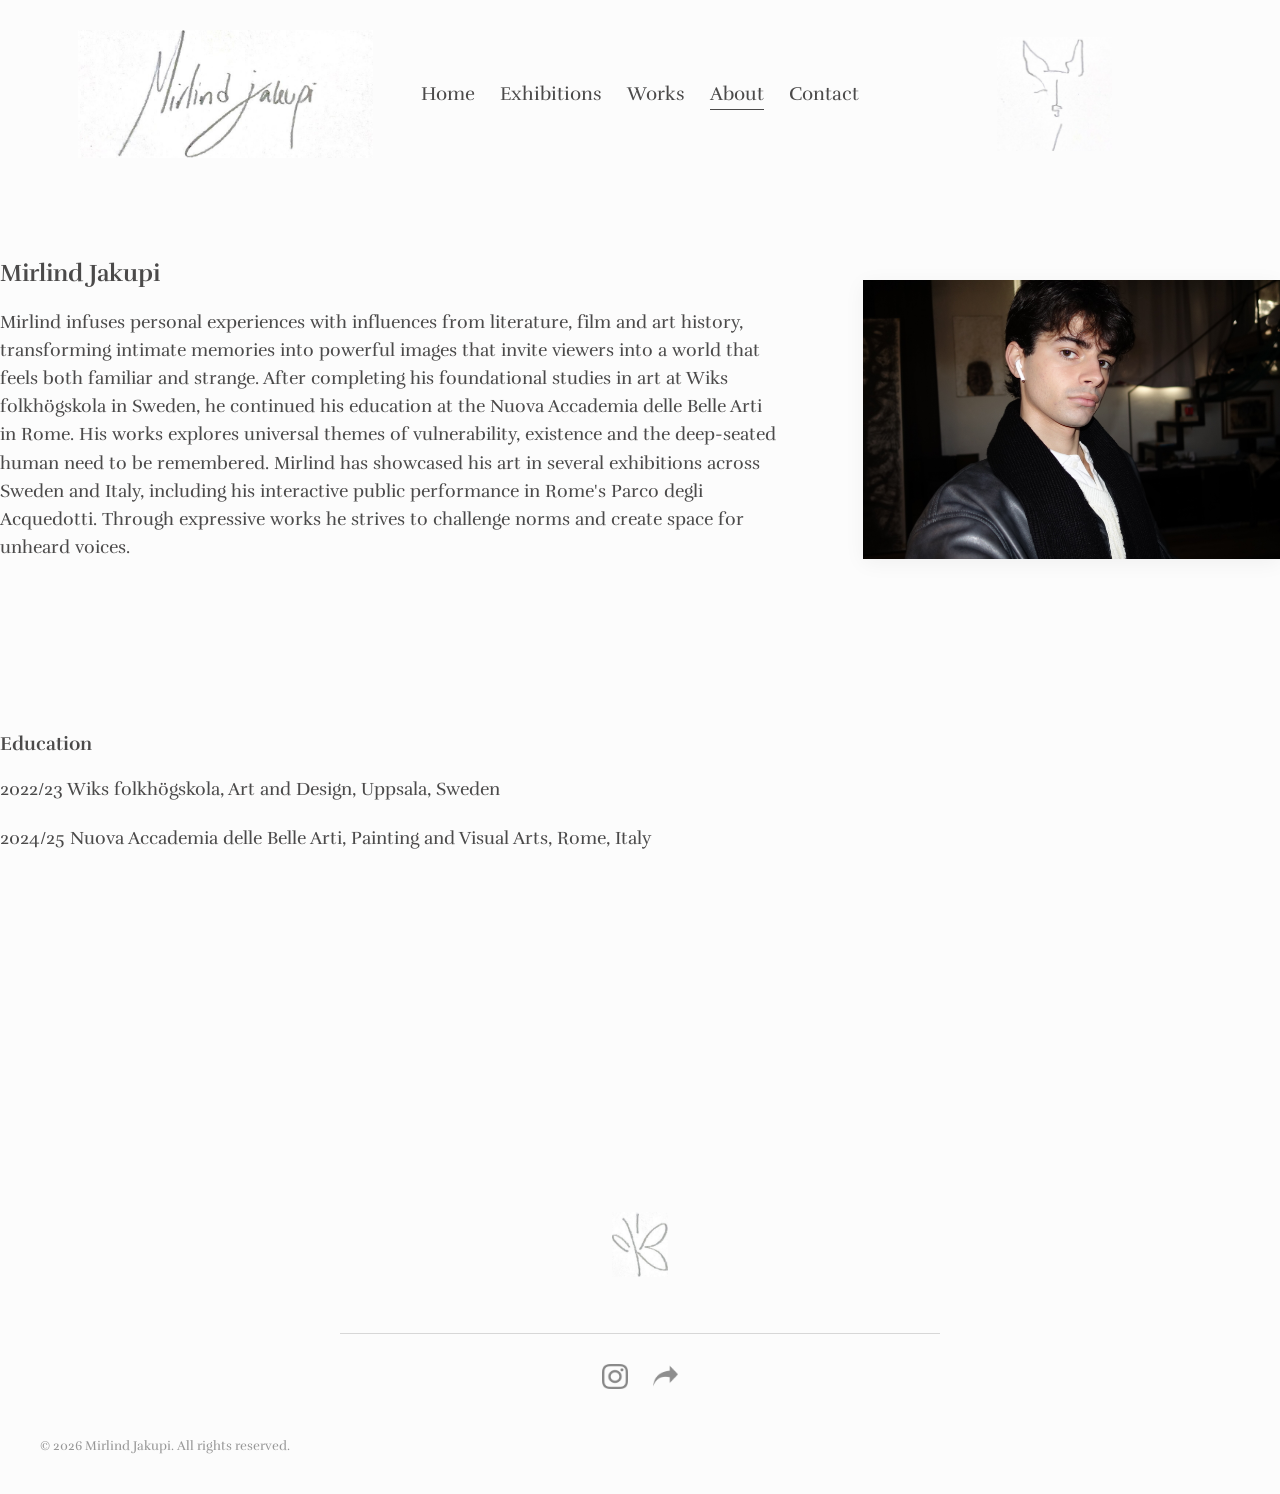
<file: about.html>
<!DOCTYPE html>
<html lang="en">
<head>
    <title>Mirlind Jakupi - About</title>
    <meta charset="UTF-8">
    <meta name="viewport" content="width=device-width, initial-scale=1">
    <!-- Google Fonts för typsnittet Rufina -->
    <link rel="preconnect" href="https://fonts.googleapis.com">

    <link rel="preconnect"
        href="https://fonts.gstatic.com"
        crossorigin>

    <link
        href="https://fonts.googleapis.com/css2?family=Rufina:wght@400;700&display=swap"
        rel="stylesheet">

    <!-- Din CSS-länk ska ligga UNDER Google-länkarna -->
    <link rel="stylesheet" href="main.css">
</head>
<body>

    <!-- MENYN HÖGST UPP (RAD A) - Identisk, med About inställd som aktiv -->
    <header class="site-header">
        <div class="header-item a1">
            <a href="index.html" class="logo-link">
                <img src="images/signature_cropped.jpeg" alt="Mirlind Jakupi Logo" class="header-logo">
            </a>
        </div>
        <div class="header-item a2">
            <nav class="main-nav">
                <a href="index.html" class="nav-link">Home</a>
                <a href="exhibitions.html" class="nav-link">Exhibitions</a>
                <a href="works.html" class="nav-link">Works</a>
                <a href="about.html" class="nav-link active">About</a>
                <a href="contact.html" class="nav-link">Contact</a>
            </nav>
        </div>

        <div class="header-item a3">
            <img src="images/deer_logo_cropped.jpeg" alt="Symbol" class="deer_logo">
        </div>
    </header>

    <!-- INNEHÅLL PÅ ABOUT-SIDAN -->
    <main class="about-container">
        
        <!-- VÄNSTER SIDA: Textruta -->
        <div class="about-text-column about-fade-text">
            <!-- Rubriken är här länkad till kontaktsidan och använder samma linje-animation -->
            <h2>Mirlind Jakupi</h2>
            
            <p>Mirlind infuses personal experiences with influences from literature, film and art history, transforming intimate memories into powerful images that invite viewers into a world that feels both familiar and strange.
                After completing his foundational studies in art at Wiks folkhögskola in Sweden, he continued his education at the Nuova Accademia delle Belle Arti in Rome. 
                His works explores universal themes of vulnerability, existence and the deep-seated human need to be remembered. 
                Mirlind has showcased his art in several exhibitions across Sweden and Italy, including his interactive public performance in Rome's Parco degli Acquedotti. 
                Through expressive works he strives to challenge norms and create space for unheard voices.
            </p>
            <div class = "education">
            <h3>Education</h3>
            <p>2022/23 Wiks folkhögskola, Art and Design, Uppsala, Sweden
            <p>2024/25 Nuova Accademia delle Belle Arti, Painting and Visual Arts, Rome, Italy</p>
            </p>
            </div>
            

        </div>

        <!-- HÖGER SIDA: Bildrutan (bild6) -->
        <div class="about-image-column fade-up-image">
            <img src="images/mirlind.JPG" alt="Mirlind Jakupi - Porträtt">
        </div>

    </main>
        <!-- ... Här slutar din <main class="about-container"> ... -->
    </main>

    <!-- NYTT: Samma footer som på de andra sidorna adderad längst ned -->
    <footer class="footer-container">

        <div class="footer-item c1">
            <p class="copyright-text">&copy; 2026 Mirlind Jakupi. All rights reserved.</p>
        </div>

        <div class="footer-content">
            <img src="images/butterfly_logo_cropped.jpeg" alt="Symbol" class="butterfly_logo">

            <div class="footer-buttons">
                <a href="https://instagram.com/mirlindjakupi" target="_blank" class="nav-link">
                    <img src="images/instagram_logo_greyer.png" alt="instagram" class = "instagram_button">
                </a>
                <div class="share-wrapper">
                        <a href="javascript:void(0);" class="nav-link" id="share-btn">
                            <img src="images/share_logo_grey.png" alt="share" class="share-button">
                        </a>
                        <span id="share-tooltip" class="share-tooltip">Link copied</span>
                    </div>
            </div>
        </div>
        
        <div class="footer-item c3"></div>
    </footer>

    <!-- Laddar in din mjuka skrollning automatiskt -->
    <script src="smoothscroll.js"></script>
</body>
</html>
</file>
<file: main.css>
html {
    overflow-x: hidden;
    scroll-behavior: auto !important; /* Tvingar bort webbläsarens egna krockande skrollfunktioner */
}

body {
    font-family: 'Rufina', Georgia, serif;
    margin: 0;
    padding: 0;
    background-color: #fcfcfc;
    overflow-x: hidden;
    
    /* ÄNDRA HUVUDFÄRGEN PÅ ALL TEXT HÄR (T.ex. #333333 för mörkgrå eller #000000 för kolsvart) */
    color: #4b4a4a; 
}

/* 
   Detta block tvingar alla element att ärva typsnittet från body, 
   men låter oss ändra färger unikt på olika element om vi vill framöver.
*/
h1, h2, h3, p, a, button, input, textarea {
    font-family: 'Rufina', Georgia, serif;
    /* Ta bort 'color: #b12121' härifrån om du inte vill att ALL text ska bli röd */
}

/* Grundstil för alla länkar på hemsidan så de inte blir standardblå/lila */
a {
    color: inherit; /* Gör att länkar automatiskt tar samma färg som texten runt omkring */
}

/* --- DEN GEMENSAMMA MENYN (RAD A) --- */
.site-header {
    display: flex;
    justify-content: space-between;
    align-items: center;

    padding: 30px;
    box-sizing: border-box;

    width: 100%;

    background-color: #fcfcfc;

    position: relative;

    top: 0;
    left: 0;

    z-index: 1000;

    transition:
        transform 0.5s cubic-bezier(
            0.215,
            0.610,
            0.355,
            1.000
        ),
        padding 0.3s ease;

    will-change: transform;
}


.site-header.is-sticky {

    position: fixed;

    top: 0;
    left: 0;

    width: 100%;

    padding: 15px 30px;

    z-index: 2500;

    box-shadow:
        0 4px 20px rgba(0, 0, 0, 0.03);

    animation:
        menuSlideDown
        0.5s
        cubic-bezier(
            0.215,
            0.610,
            0.355,
            1.000
        )
        forwards;
}


@keyframes menuSlideDown {

    from {
        transform: translateY(-100%);
    }

    to {
        transform: translateY(0);
    }

}



/* Styr bredden så att de tre delarna fördelas symmetriskt över skärmen */
.header-item {
    flex: 1;
    display: flex;
    align-items: center;
}

/* Placerar logotyp-länken till vänster */
.a1 { 
    justify-content: center; /* Ändrat tillbaka till start så loggan ligger snyggt till vänster */
}

/* Styr storleken på din logotyp-bild */
.header-logo {
    height: 8rem;      /* Sätter höjden till exakt samma höjd som din h1-text var innan */
    width: auto;         /* Behåller bildens exakta proportioner så den inte blir hoptryckt */
    display: block;
    transition: opacity 0.3s ease;
}

/* Valfritt: Ger en superdiskret toning när man hovrar över loggan för att visa att den är klickbar */
.logo-link:hover .header-logo {
    opacity: 0.75;
}


.a2 { justify-content: center; 
    text-align:center;
}
.main-nav { display: flex; gap: 25px;}

.a3 { justify-content: center;
}

/* --- LINJE-ANIMATIONEN (Gäller alla nav-länkar) --- */
.nav-link {
    font-family: 'Rufina', serif;
    text-decoration: none;
    color: inherit;
    font-size: 1.2rem;
    position: relative;
    padding: 4px 0;
    cursor: pointer;
}

/* Skapar den osynliga linjen under texten */
.nav-link::after {
    content: '';
    position: absolute;
    width: 100%;
    height: 1.5px;
    bottom: 0;
    left: 0;
    background-color: #4b4a4a;
    transform: scaleX(0);
    transform-origin: bottom right;
    transition: transform 0.4s ease-out;
}

/* När man hovrar: Linjen växer ut från vänster */
.nav-link:hover::after {
    transform: scaleX(1);
    transform-origin: bottom left;
}

/* Håller linjen fullt synlig på den aktiva sidan */
.nav-link.active::after {
    transform: scaleX(1) !important;
}


/* --- STARTSIDANS BILD-GRID (RAD B) --- */
.home-image-grid {
    display: grid;
    grid-template-columns: 1fr 1fr 1fr; /* Tre lika breda kolumner (33.33% var) */
    height: 55vh; /* Bilderna tar upp 65% av skärmhöjden */
    width: 100%;
}

.image-link {
    position: relative;
    height: 100%;
    width: 100%;
    overflow: hidden;
    display: block;
}

.image-link img {
    width: 100%;
    height: 100%;
    object-fit: cover; /* Fyller ut rutan utan att sträckas ut konstigt */
    transition: transform 0.6s ease;
    display: block;
}

/* Ljusgrå slöja vid hovring */
.image-overlay {
    position: absolute;
    top: 0;
    left: 0;
    width: 100%;
    height: 100%;
    background-color: rgba(220, 220, 220, 0);
    z-index: 1;
    transition: background-color 0.4s ease;
}

.image-link:hover img {
    transform: scale(1.05); /* 5% zoom */
}

.image-link:hover .image-overlay {
    background-color: rgba(180, 180, 180, 0.25); /* Ljusgrå overlay aktiveras */
}


/* --- FOOTER-STYLING (RAD C) --- */
.footer-container {
    display: flex;
    justify-content: space-between; /* Fördelar C1, C2 och C3 jämnt över skärmen */
    align-items: flex-end; /* Linjerar texterna mot sidans absoluta botten */
    width: 100%;
    padding: 20vh 40px 40px 40px; /* Luft i topp, samt marginaler mot skärmkanterna */
    box-sizing: border-box;
}

.footer-content {
    display: flex;
    flex-direction: column;
    align-items: center;
    padding: 60px 20px;
    text-align: center;
    max-width: 600px;
    width:100%;
    align-items: center;
}

.footer-content h2 {
    font-size: 1.3rem;
    margin: 0 0 15px 0;
    font-weight: 700;
}

.footer-buttons {
    display: flex;
    gap: 25px;
    margin-top:20px;
    width:100%;
    justify-content:center;

    border-top: 1px solid rgba(0, 0, 0, 0.15); /* En tunn, diskret mörk linje */
    padding-top: 25px; /* Skapar luft mellan linjen och knapparna under */
}

.footer-item {
    flex: 1;
    display: flex;
    box-sizing: border-box;
}

.c1 { 
    justify-content: flex-start; 
}

/* C2: Placerar innehållet i mitten */
.c2 { 
    justify-content: center; 
}

/* C3: Tom högersida för symmetri */
.c3 { 
    justify-content: flex-end; 
}

.copyright-text {
    font-size: 0.8rem; /* Något mindre än vanlig text */
    color: rgba(0, 0, 0, 0.4); /* Elegant, ljusgrå och dämpad färg */
    margin: 0;
    white-space: nowrap; /* Hindrar texten från att brytas på ett fult sätt */
}

/* --- HELSKÄRMSVISNING (MODAL) --- */
.modal {
    position: fixed;
    top: 0;
    left: 0;
    width: 100vw;
    height: 100vh;
    background-color: rgba(20, 20, 20, 0.9);
    z-index: 3000;
    display: flex;
    justify-content: center;
    align-items: center;
    opacity: 0;
    visibility: hidden;
    transition: opacity 0.4s ease, visibility 0.4s ease;
}

.modal.show {
    opacity: 1;
    visibility: visible;
}

.modal.show .modal-content {
    transform: scale(1);
}

.modal-close {
    position: absolute;
    top: 30px;
    right: 40px;
    background: none;
    border: none;
    color: white;
    font-family: 'Rufina', serif;
    font-size: 1.2rem;
    cursor: pointer;
    padding: 5px 10px;
    z-index: 3100;
}

.modal-close::after {
    content: '';
    position: absolute;
    width: 100%;
    height: 1.5px;
    bottom: 0;
    left: 0;
    background-color: white;
    transform: scaleX(0);
    transform-origin: bottom right;
    transition: transform 0.3s ease-out;
}

.modal-close:hover::after {
    transform: scaleX(1);
    transform-origin: bottom left;
}

/* UI-pilar till helskärmsläget */
.modal-arrow {
    position: absolute;
    top: 50%;
    transform: translateY(-50%);
    background: none;
    border: none;
    color: rgba(255, 255, 255, 0.6);
    font-size: 5rem;
    font-family: serif;
    cursor: pointer;
    padding: 0 20px;
    z-index: 3200;
    transition: color 0.2s ease, transform 0.2s ease;
    user-select: none;
}

.modal-arrow:hover { color: rgba(255, 255, 255, 1); }
.prev-arrow:hover { transform: translateY(-50%) scale(1.1); }
.next-arrow:hover { transform: translateY(-50%) scale(1.1); }


/* --- UPPDATERAD MODAL FÖR BILD + TEXT BREDVID VARANDRA --- */

/* Omsluter både bilden och textrutan i ett horisontellt flöde */
.modal-wrapper {
    display: flex;
    flex-direction: row;
    align-items: center;
    justify-content: center;
    width: 85%;
    max-width: 1400px;
    height: 80vh;
    gap: 40px; /* Avstånd mellan bilden och textrutan */
}

/* Bildbehållaren till vänster */
.modal-image-container {
    flex: 2; /* Bilden får ta upp mer plats än textrutan */
    display: flex;
    justify-content: center;
    align-items: center;
    height: 100%;
}

/* Själva bilden */
.modal-content {
    max-width: 100%;
    max-height: 80vh;
    object-fit: contain;
    box-shadow: 0 10px 30px rgba(0, 0, 0, 0.3);
    transform: scale(0.95);
    transition: transform 0.4s ease, opacity 0.2s ease-in-out;
    opacity: 1;
}

/* Den nya subtila textrutan till höger */
.modal-text-box {
    flex: 0.8; /* Tar upp en mindre, nätt del av skärmen */
    color: white;
    text-align: left;
    transition: opacity 0.2s ease-in-out;
    opacity: 1;
    padding: 20px;
    border-left: 1px solid rgba(255, 255, 255, 0.2); /* Elegant, tunt streck som avskiljare */
    font:inherit;
}

.modal-text-box h3 {
    font-size: 1.8rem;
    margin: 0 0 15px 0;
    font-weight: normal;
    color: white; /* Tvingar titeln att vara vit mot den mörka modal-bakgrunden */
}

.modal-text-box p {
    font-size: 1rem;
    line-height: 1.6;
    color: rgba(255, 255, 255, 0.8); /* Något mjukare vit färg för brödtexten */
    white-space:pre-line;
    font:inherit;
}

/* Justering av pilar så de hamnar utanför wrappern på skärmkanterna */
.prev-arrow { left: 10px; }
.next-arrow { right: 10px; }


/* --- SIKERSTÄLL ALLMÄN STYLING FÖR UNDERSIDOR --- */
.page-content {
    padding: 40px 60px;
    max-width: 1200px;
    margin: 0 auto;
}

/* --- ANIMATION FÖR STARTSIDANS BILDER --- */

.fade-up-image {
    /* Kopplar bilderna till samma eleganta rörelsekurva som utställningsrubriken */
    animation: subtleFadeUp 1.6s cubic-bezier(0.215, 0.610, 0.355, 1.000) forwards;
    
    /* Startposition: Dold och flyttad 20 pixlar nedåt */
    opacity: 0;
    transform: translateY(20px);
    will-change: transform, opacity;
}

/* Fördröjningar (Delays) så att bilderna tonar in i en mjuk sekvens från vänster till höger */
.fade-in-1 {
    animation-delay: 0.1s;
}

.fade-in-2 {
    animation-delay: 0.3s;
}

.fade-in-3 {
    animation-delay: 0.5s;
}


/* Styr storleken på din statiska logotyp */
.deer_logo {
    height: 7.1rem;      /* Matchar textstorleken på Instagram bredvid */
    width: auto;         /* Behåller bildens exakta proportioner */
    display: block;
    
    /* Garanterar att muspekaren förblir en vanlig pil och inte en klickbar hand */
    cursor: default; 
    
    /* Inga transitioner eller opacity-ändringar finns kvar här */
}

.butterfly_logo {
    height: 4.1rem;
    width: auto;
    display: block;
    cursor: default;
    padding-bottom:4vh;
}





/* EXHIBITIONS */


/* --- STYLING FÖR UTSTÄLLNINGSSIDAN --- */

.site-header-exhibitions {
    /* Vi behåller bara z-index, bakgrunden styrs nu centralt av .site-header */
    z-index: 1000;
}


.parallax-bg {
    position: fixed;
    top: 0;
    left: 0;
    width: 100vw;
    height: 100vh;
    background-size: cover;
    background-position: center;
    background-repeat: no-repeat;
    background-attachment: fixed;
    z-index: -1;
}

.exhibitions-hero {
    background-color: #fcfcfc;
    height: 55vh;
    display: flex;
    justify-content: center;
    align-items: center;
}

.hero-title {
    font-size: 4.7rem;
    font-weight: 400;
    letter-spacing: 2px;
    margin: 0;
}

/* Det klockrena tomrummet (glipan) där parallaxen syns */
.parallax-spacer {
    height: 80vh;
    background: transparent;
}

/* NY BEHÅLLARE: Ger hela nedre halvan av sidan en obruten fast bakgrundsfärg */
.exhibitions-content-wrapper {
    background-color: #e9e9e9; /* Hela din önskade färg */
    width: 100%;
}

.exhibitions-content-wrapper .footer-container {
    background-color: #fcfcfc; /* Ger footern sin ljusa färg tillbaka */
    width: 100%;
    display: flex; /* Säkerställer att trestegs-layouten för copyright och knappar behålls */
}

/* Årtalsrubrikerna - Ärver nu färgen från wrappern utan glipor */
.year-heading {
    font-family: 'Rufina', serif;
    font-size: 2.5rem;
    font-weight: 700;
    margin: 0;
    padding: 80px 10% 20px 10%;
    box-sizing: border-box;
}

.location{
    font-family: 'Rufina', serif;
    font-size: 1.3rem;
    font-weight: normal;
    margin: 0;
    box-sizing: border-box;
    color:#4b4a4a
}

/* Utställningsraderna - Ärver också färgen perfekt */
.exhibition-row {
    display: flex;
    align-items: center;
    width: 100%;
    padding: 40px 10% 60px 10%;
    box-sizing: border-box;
    gap: 80px;
    border-bottom: 1px solid rgba(0, 0, 0, 0.15); /* Tematisk, lite mörkare delningslinje mellan utställningar */
}

.exhibition-row.no-border {
    border-bottom: none;
    padding-bottom: 20px;
}

.exhibition-square-trigger {
    position: relative;
    width: 350px;
    height: 350px;
    flex-shrink: 0;
    overflow: hidden;
    cursor: pointer;
    box-shadow: 0 4px 20px rgba(0,0,0,0.05);
}

.exhibition-square-trigger img {
    width: 100%;
    height: 100%;
    object-fit: cover;
    transition: transform 0.6s ease;
}

.exhibition-square-trigger:hover img { transform: scale(1.05); }
.exhibition-square-trigger:hover .image-overlay { background-color: rgba(180, 180, 180, 0.25); }

.exhibition-text { max-width: 600px; }
.exhibition-text h2 { font-size: 2rem; margin: 0 0 20px 0; font-weight: 700; }
.exhibition-text p { 
    font-size: 1.1rem; 
    line-height: 1.6; 
    
    /* Ändra till 'inherit' så att brödtexten i utställningarna följer din globala färg */
    color: inherit; 
}

.footer-exhibitions-patch .copyright-text {
    color: rgba(0, 0, 0, 0.45);
}

/* --- ANIMATION FÖR UTSTÄLLNINGSRUBRIK --- */

.fade-up-title {
    /* Kopplar rubriken till animationen 'subtleFadeUp' nedan */
    animation: subtleFadeUp 1.8s cubic-bezier(0.215, 0.610, 0.355, 1.000) forwards;
    
    /* Startposition: Gömd (opacity 0) och nedflyttad 15 pixlar */
    opacity: 0;
    transform: translateY(15px); 
    will-change: transform, opacity; /* Säger till webbläsaren att förbereda grafikkortet */
    margin-bottom:100px;
    
    font-family: Garamond, serif;
    
    letter-spacing: 10px;
}

/* Själva koreografin för animationen */
@keyframes subtleFadeUp {
    to {
        /* Slutposition: Helt synlig och på sin rätta originalplats */
        opacity: 1;
        transform: translateY(0);
    }
}






/* ABOUT */


/* --- STYLING SPECIFIKT FÖR ABOUT-SIDAN --- */

/* Centrerar innehållet på skärmen och skapar två kolumner */
.about-container {
    display: flex;
    max-width: 1400px;
    margin: 50px auto 100px auto;
    gap: 80px; /* Avstånd mellan texten och bilden */
    align-items: center; /* Centrerar texten vertikalt bredvid bilden */
    box-sizing: border-box;
}

/* Vänster kolumn (Text) */
.about-text-column {
    flex: 1.5; /* Tar upp 1 del av utrymmet */
}

/* Länken på namnet i rubriken */
.about-heading-link {
    font-size: 2.5rem;
    font-weight: 700;
    text-decoration: none;
    color: inherit; 
    position: relative;
    display: inline-block;
    padding-bottom: 5px;
}

/* Samma typ av linje-animering under ditt namn som i huvudmenyn */
.about-heading-link::after {
    content: '';
    position: absolute;
    width: 100%;
    height: 2px;
    bottom: 0;
    left: 0;
    background-color: black;
    transform: scaleX(0);
    transform-origin: bottom right;
    transition: transform 0.4s ease-out;
}

.about-heading-link:hover::after {
    transform: scaleX(1);
    transform-origin: bottom left;
}

.about-heading-link::after {
    transform-origin: bottom right;
}

.about-text-column p {
    font-size: 1.1rem;
    line-height: 1.6;
    color: inherit;
    margin-top: 20px;
}

/* Höger kolumn (Bild) */
.about-image-column {
    flex: 0.8; /* Tar upp 1.3 delar, vilket gör den bredare än textrutan */
    margin-bottom:30vh;
}

.about-image-column img {
    width: 100%;
    max-width: 450px;
    height: auto;
    display: block;
    box-shadow: 0 4px 20px rgba(0, 0, 0, 0.05); /* Ger en väldigt diskret och mjuk skugga till bilden */
}

.education{
    padding-top:15vh;
}

/* --- ANIMATION FÖR ABOUT-SIDANS INNEHÅLL --- */

/* Aktiverar den subtila intoningen för textspalten */
.about-fade-text {
    animation: subtleFadeUp 1.6s cubic-bezier(0.215, 0.610, 0.355, 1.000) forwards;
    opacity: 0;
    transform: translateY(20px);
    will-change: transform, opacity;
    animation-delay: 0.1s; /* Texten börjar nästan direkt */
}

/* Lägger till en kort fördröjning på bilden så den glider upp precis efter texten */
.about-image-column.fade-up-image {
    animation-delay: 0.4s; /* Väntar ett litet ögonblick för en elegant sekvenseffekt */
}





/* WORKS */


/* --- STYLING FÖR WORKS KONTINUERLIGT FLÖDE --- */

/* Omsluter alla bilder i ett flex-flöde */
.works-flow-container {
    display: flex;
    flex-wrap: wrap; /* Gör att bilderna hoppar ner på nästa rad när det blir fullt */
    gap: 20px;       /* Exakt 10px mellanrum mellan ALLA bilder (sidor, topp, botten) */
    padding: 0 20px; /* Symmetriskt 10px avstånd till skärmens ytterkanter */
    max-width: 100vw;
    margin: 0px auto 60px auto; /* 120px luft under Rad A */
    box-sizing: border-box;
}

/* Varje bildbehållare */
.flow-item {
    position: relative;
    height: 320px;   /* Bestämmer den ideala höjden på raderna. Ändra denna för att göra bilderna större/mindre generellt */
    flex-grow: 1;    /* VIKTIGT: Gör att bilderna förstoras automatiskt för att fylla ut raden perfekt */
    overflow: hidden;
}

/* Själva bilden inuti flödet */
.flow-item img {
    width: 100%;
    height: 100%;
    object-fit: cover; /* Fyller ut det dynamiska flex-utrymmet utan att förvrängas */
    transition: transform 0.5s ease;
    display: block;
}

/* Diskret hover-zoom */
.flow-item:hover img {
    transform: scale(1.04);
}

/* Gör att den sista raden inte sträcks ut på ett onaturligt brett sätt om den bara har 1-2 bilder */
.works-flow-container::after {
    content: '';
    flex-grow: 99999; /* Tar upp resterande utrymme på sista raden så bilderna där behåller normal storlek */
}

/* --- DYNAMISK INTRO-EFFECT FÖR WORKS-BILDERNA --- */

/* Bildens dolda startläge (när den är utanför skärmen) */
.flow-item {
    opacity: 0;
    transform: translateY(30px); /* Ligger lite lägre underifrån för en tydlig men elegant effekt */
    transition: opacity 1.2s cubic-bezier(0.215, 0.610, 0.355, 1.000), 
                transform 1.2s cubic-bezier(0.215, 0.610, 0.355, 1.000);
    will-change: transform, opacity;
}

/* Klass som läggs till via JavaScript så fort bilden skrollas in i vyn */
.flow-item.animate-in {
    opacity: 1;
    transform: translateY(0);
}

/* Behåll din befintliga hover-effekt för bilderna, den samspelar nu perfekt under! */
.flow-item.animate-in:hover img {
    transform: scale(1.04);
}







/* CONTACT*/
/* --- CONTACT PAGE STYLING --- */

/* Centrerar formuläret på skärmen och sätter 150px luft till menyn högst upp */
.contact-page-container {
    max-width: 800px; /* Sätter en elegant, smalare bredd på formuläret så det inte blir för brett */
    margin: 50px auto 60px auto;
    padding: 0 40px;
    box-sizing: border-box;
}

.contact-form-wrapper {
    width: 100%;
}

.art-contact-form {
    display: flex;
    flex-direction: column;
    gap: 30px; /* Jämnt och stort mellanrum mellan raderna */
}

/* Skapar två lika stora kolumner bredvid varandra för Förnamn / Efternamn */
.form-row-double {
    display: flex;
    gap: 20px; /* 20px avstånd mellan förnamn och efternamn */
    width: 100%;
}

.form-row-double .form-group {
    flex: 1; /* Tvingar båda namnrutorna att dela utrymmet exakt 50/50 */
}

.form-group {
    display: flex;
    flex-direction: column;
    gap: 10px;
}

/* Stylling för etiketterna (ledtexterna) ovanför rutorna */
.form-group label {
    font-size: 0.95rem;
    font-weight: 700;
    color: inherit; /* Ärver den färg du ställt in för resten av sidan */
    text-transform: uppercase; /* Gör texten diskret i versaler */
    letter-spacing: 1px;
    color: #4b4a4a;
}

/* Gemensam styling för alla inmatningsrutor */
.form-group input,
.form-group textarea {
    font-family: 'Rufina', Georgia, serif;
    padding: 14px 18px;
    border: 1px solid rgba(0, 0, 0, 0.15); /* Tunn, elegant ram */
    background-color: #fff;
    font-size: 1rem;
    outline: none;
    transition: border-color 0.3s ease, box-shadow 0.3s ease;
    box-sizing: border-box;
    width: 100%;
}

/* När användaren klickar inuti en ruta blir ramen solid svart */
.form-group input:focus,
.form-group textarea:focus {
    border-color: #000;
    box-shadow: 0 2px 8px rgba(0, 0, 0, 0.02);
}

/* Håller ordning på Submit-knappens placering */
.form-submit-container {
    display: flex;
    justify-content: flex-start; /* Placerar knappen till vänster under meddelanderutan */
    margin-top: 10px;
}

/* Submit-knappen */
.submit-art-btn {
    font-family: 'Rufina', Georgia, serif;
    background-color: #000;
    color: #fff;
    border: 1px solid #000;
    padding: 14px 45px;
    font-size: 1rem;
    cursor: pointer;
    transition: background-color 0.3s ease, color 0.3s ease;
    text-transform: uppercase;
    letter-spacing: 1px;
}

/* Hover-effekt på submit-knappen (Inverteras till transparent/svart text) */
.submit-art-btn:hover {
    background-color: transparent;
    color: #000;
}
/* --- KURSIV PLACEHOLDER-TEXT FÖR ALLA WEBBLÄSARE --- */

/* Chrome, Firefox, Opera, Safari */
::placeholder {
    font-style: italic;
    opacity: 0.5; /* Gör texten lite diskretare, ändra till 1 om du vill ha den helt mörk */
}

/* Internet Explorer 10-11 */
:-ms-input-placeholder {
    font-style: italic;
}

/* Microsoft Edge */
::-ms-input-placeholder {
    font-style: italic;
}




/* --- FOOTER KNAPPAR & UTSEENDE --- */

/* Fixar länkbehållarna för BÅDE instagram och dela samtidigt */
.footer-buttons .nav-link {
    display: inline-flex !important;
    align-items: center !important;
    justify-content: center !important;
    line-height: 0 !important; /* Tar bort text-radhöjd som tvingar upp bildstorleken */
    text-decoration: none !important;
}

/* Tvingar bilderna inuti länkarna till exakt rätt, nätta storlek (Städad från dubbletter) */
.instagram_button, 
.share-button {
    height: 1.6rem !important; /* Ändrat till din önskade 1.6rem, låst med !important */
    width: auto !important;   
    display: block !important;
}

/* --- TA BORT HOVER-LINJEN I FOOTERN --- */
.footer-container .nav-link::after {
    display: none !important;
}

.footer-container .nav-link:hover {
    opacity: 0.7;
    transition: opacity 0.3s ease;
}

/* --- STYLING FÖR DELA-KNAPPENS BEKRÄFTELSE --- */
.share-wrapper {
    position: relative;
    display: inline-block;
}

.share-tooltip {
    position: absolute;
    bottom: 130%; 
    left: 50%;
    transform: translateX(-50%) translateY(5px);
    background-color: rgba(0, 0, 0, 0.75); 
    color: #fff;
    font-size: 0.75rem;
    padding: 6px 12px;
    border-radius: 4px;
    white-space: nowrap;
    opacity: 0;
    visibility: hidden;
    transition: opacity 0.2s ease, transform 0.2s ease;
    z-index: 100;
    font-family: 'Rufina', Georgia, serif;
}

.share-tooltip.show-tooltip {
    opacity: 1;
    visibility: visible;
    transform: translateX(-50%) translateY(0);
}





/* MOBIL-ANPASSNING*/
/* ==========================================================================
   RESPONSIV DESIGN FÖR MOBILER & DOSOR (BREAKPOINT: 768px)
   ========================================================================== */
@media screen and (max-width: 768px) {

    /* ==========================================================================
       1. UPPDATERAD MOBILMENY (TRE NIVÅER: LOGGA / RAD 1 / RAD 2)
       ========================================================================== */
    
    /* Gäller för BÅDE vanlig och sticky-meny i mobilen */
    .site-header,
    .site-header.is-sticky {
        flex-direction: column !important; /* Tvingar loggan och knappblocket att ligga under varandra */
        justify-content: center !important;
        align-items: center !important;
        gap: 15px !important; /* Mellanrum mellan loggan och knapparna */
        padding: 15px 10px !important;
        width: 100% !important;
        box-sizing: border-box;
    }

    /* Nivå 1: Loggan i A1 placeras högst upp och centreras */
    .header-item.a1 {
        justify-content: center !important;
        width: 100%;
        order: 1; /* Garanterar att den ligger först */
    }

    /* Styr loggans storlek i mobilen (Gör den lite större och tydligare) */
    .site-header .header-logo,
    .site-header.is-sticky .header-logo {
        height: 1.8rem !important; /* Justera till 1.5rem eller 1.6rem om du vill ha den ännu större */
        margin: 0 auto !important;
        width: auto !important;
    }

    /* Nivå 2 & 3: Knappblocket (A2) placeras under loggan */
    .header-item.a2 {
        justify-content: center !important;
        width: 100%;
        order: 2; /* Läggs under loggan */
        padding: 0 10px;
    }

    /* Skapar ett Grid-system för att dela upp knapparna i 3 + 2 */
    .site-header .main-nav,
    .site-header.is-sticky .main-nav {
        display: flex !important;
        flex-wrap: wrap !important;
        gap: 12px 25px !important; /* 12px mellanrum mellan raderna, 20px mellan knapparna */
        justify-content: center !important;
        max-width: 320px;
        margin: 0 auto !important;
    }

    /* Centrerar de två sista knapparna (About och Contact) på rad 2 */
    .site-header .main-nav .nav-link,
    .site-header.is-sticky .main-nav .nav-link {
        font-size: 0.85rem !important; /* Nätt och bra storlek så inget klipper utanför skärmen */
        white-space: nowrap !important;
        display: inline-block !important;
    }

    /* DÖLJER symbolen i A3 helt och hållet på mobilen */
    .site-header .a3 {
        display: none !important;
    }



    /* 2. STARTSIDAN (main.html) */
    .home-image-grid {
        grid-template-columns: 1fr; /* Ändrar från 3 kolumner till 1 kolumn */
        height: auto; /* Låter bilderna styra höjden istället för låsta 65vh */
    }

    .image-link {
        height: 50vh; /* Varje bild får ta upp halva skärmhöjden i mobilen */
        width: 100%;
    }


    /* 3. UTSTÄLLNINGSSIDAN (exhibitions.html) */
    .exhibitions-hero {
        height: 20vh; /* Kortare startblock i mobilen så man snabbare kan skrolla ner */
    }

    .hero-title {
        padding-top: 20%;
        font-size: 2.5rem;
    }

    .parallax-spacer {
        height: 45vh; /* Mindre glipa i mobilen så skrollet känns tajtare */
    }

    .parallax-bg {
        position: fixed;
        top: 0;
        left: 0;
        width: 100%;
        height: var(--mobile-height, 100dvh); 
        background-size: 130% auto; 
        
        /* FIXAR POSITIONEN: Centrerar bilden i sidled (center) och trycker ner den 50vh i höjdled (50vh) */
        background-position: center 45vh; 
        
        background-repeat: no-repeat;
        background-attachment: scroll;
        z-index: -1;
        will-change: transform;
    }

    .exhibition-row {
        flex-direction: column; /* Lägger bilden ovanför texten istället för bredvid */
        gap: 30px;
        padding: 40px 20px;
    }

    .exhibition-square-trigger {
        width: 100%; /* Bildkvadraten tar upp hela bredden i mobilen */
        max-width: 320px;
        height: 320px; /* Behåller kvadratisk form */
        margin: 0 auto; /* Centrerar kvadraten */
    }

    .exhibition-text {
        text-align: center; /* Centrerar texten under bilden för bättre läsbarhet */
        max-width: 100%;
    }


    /* 4. ABOUT-SIDAN (about.html) */
    .about-container {
        flex-direction: column-reverse; /* Lägger texten ÖVERST och porträttet UNDERST */
        margin: 40px auto;
        padding: 0 35px !important;
        gap: 10px !important;
    }

    .about-text-column{
        width: 100%;
        text-align: center;
        margin-bottom: 0 !important;
        padding-bottom: 0 !important;
    }

    
    .about-image-column {
        width: 100%;
        text-align: center;
        margin-bottom: 0 !important;
        padding-bottom: 0 !important;
        justify-content: center;
        display: flex;
    }

    .about-image-column img {
        margin-top: 0 !important;; /* Centrerar porträttet */
        max-width: 80%; /* Gör bilden lite mindre och nättare på mobilskärmen */
        display:block;
        align-items: center;
    }

    .about-text-column .education p:last-child{
        margin-bottom: 0 !important;
        padding-bottom: 0!important;
    }


    /* 5. WORKS-SIDAN (works.html) */
    .works-flow-container {
        margin-top: 40px;
    }
    
    .flow-item {
        height: 240px; /* Krymper radhöjden i mobilen så att bilderna inte blir gigantiska */
    }


    /* 6. CONTACT-SIDAN (contact.html) */
    .contact-page-container {
        margin: 40px auto;
        padding: 0 20px;
    }

    .form-row-double {
        flex-direction: column; /* Lägger Förnamn och Efternamn under varandra istället för bredvid */
        gap: 30px;
    }


    /* 7. FOOTERN PÅ ALLA SIDOR */
    .footer-container {
        flex-direction: column; /* Lägger copyright, namn och knappar i en vertikal rad */
        align-items: center;
        gap: 35px;
        padding: 10vh 20px 30px 20px;
    }

    .footer-item {
        justify-content: center !important;
        width: 100%;
    }

    /* Flyttar ner copyright-texten så den ligger absolut längst ned i mobilen */
    .c1 {
        order: 3; 
    }
    
    .copyright-text {
        text-align: center;
        white-space: normal; /* Tillåter texten att brytas på två rader om skärmen är smal */
    }

       /* ==========================================================================
       MODAL / HELSKÄRMSVISNING I MOBILEN
       ========================================================================== */
   
    /* Ändrar så att textrutan hamnar UNDER bilden istället för bredvid */
    .modal-wrapper {
        flex-direction: column !important;
        height: auto !important;
        max-height: 90vh;
        gap: 15px !important;
        padding: 20px;
        overflow-y: auto; /* Tillåter skroll inuti modalen om texten är lång på små skärmar */
    }

    .modal-image-container {
        flex: none !important;
        height: 50vh; /* Bilden får ta upp hälften av skärmen i helskärmsläge */
        width: 100%;
    }

    .modal-content {
        max-height: 50vh !important;
    }

    /* Gör hela textrutan mindre och tar bort vänsterstrecket i mobilen */
    .modal-text-box {
        flex: none !important;
        width: 100%;
        padding: 10px 0 !important;
        border-left: none !important; /* Tar bort det vertikala strecket eftersom texten nu är under */
        border-top: 1px solid rgba(255, 255, 255, 0.1); /* Lägger ett diskret streck ovanför texten istället */
        text-align: center; /* Centrerar texten för bättre balans i mobilen */
    }

    /* KRYMPER TITELN: Gör den normal och betydligt mer diskret */
    .modal-text-box h3 {
        font-size: 1.25rem !important; /* Sänkt från 1.8rem till 1.25rem */
        margin: 10px 0 8px 0 !important;
    }

    /* Krymper brödtexten/informationen om verket något */
    .modal-text-box p {
        font-size: 0.9rem !important; /* Sänkt från 1rem till 0.9rem */
        line-height: 1.5 !important;
    }

    /* GÖR PILARNA MINDRE: Så de inte täcker bilden på smala skärmar */
    .modal-arrow {
        font-size: 3rem !important; /* Sänkt från 5rem */
        padding: 0 10px !important;
    }
}
</file>
